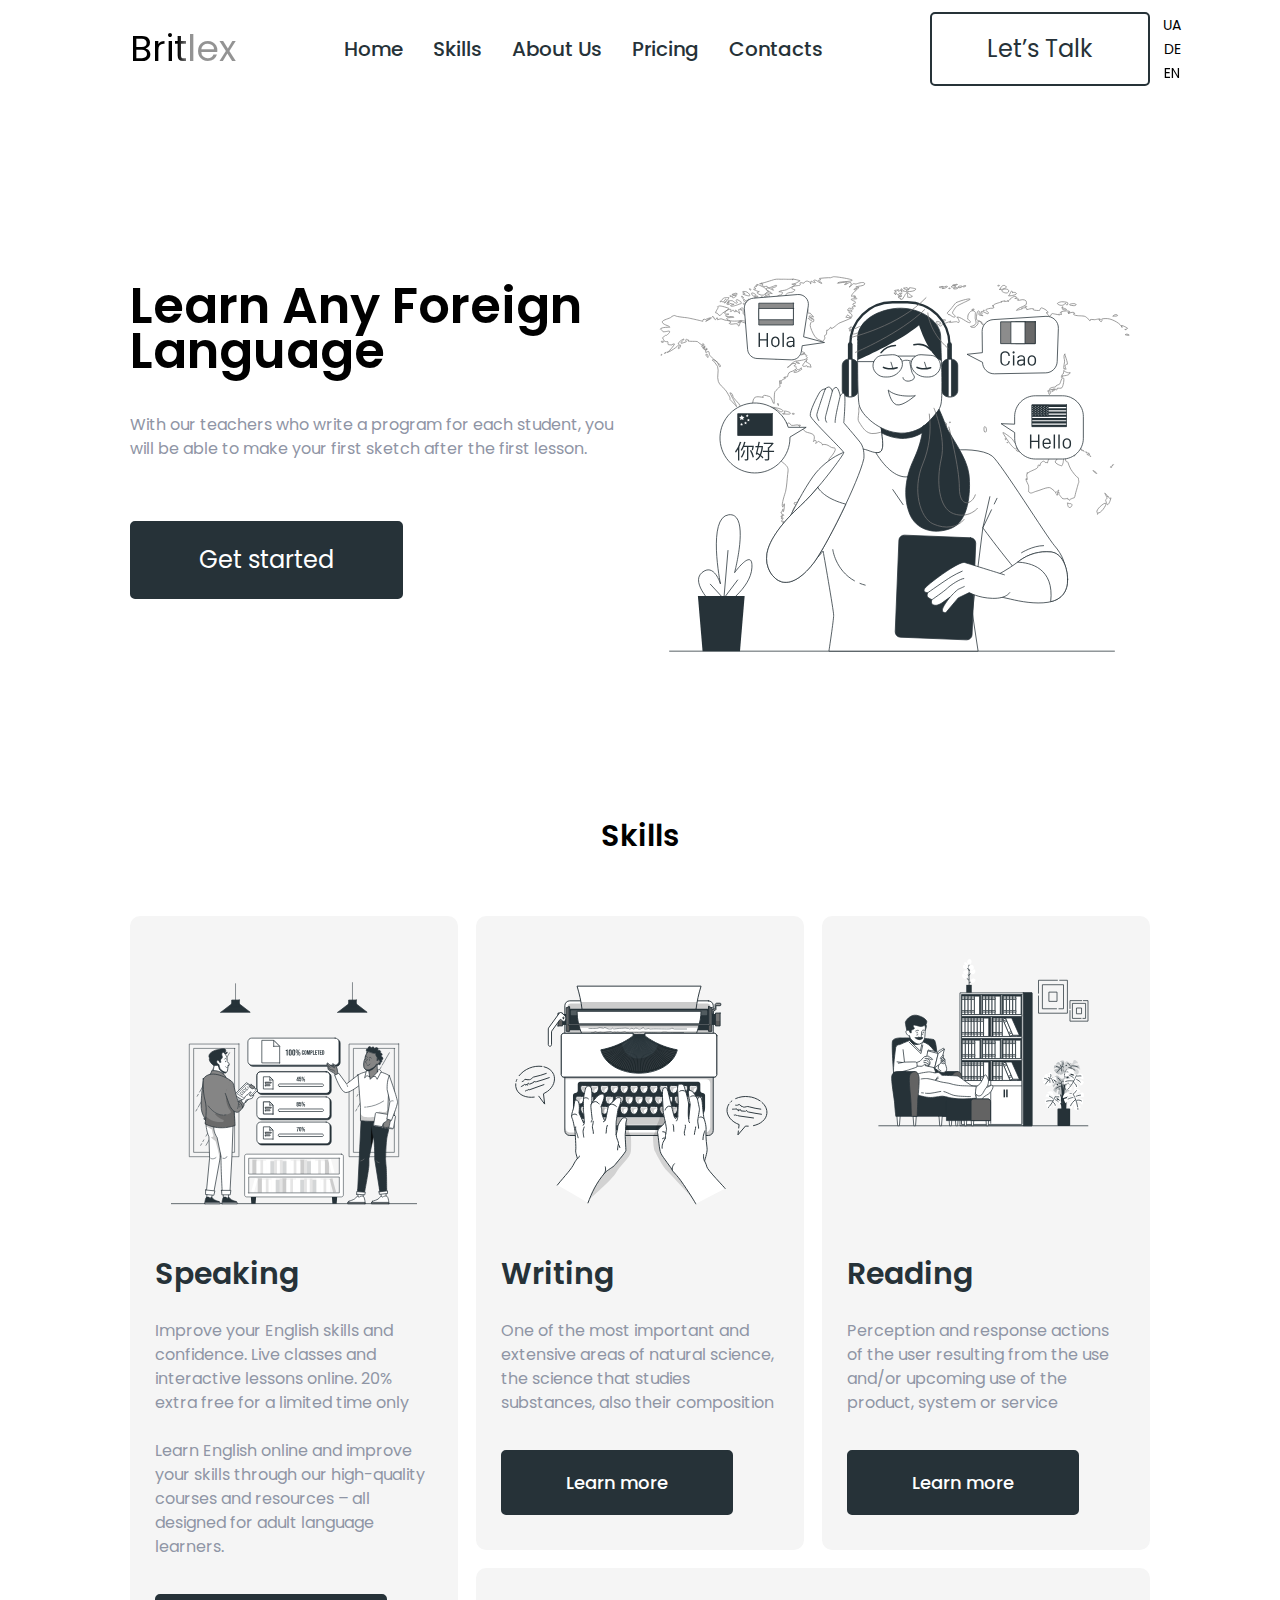
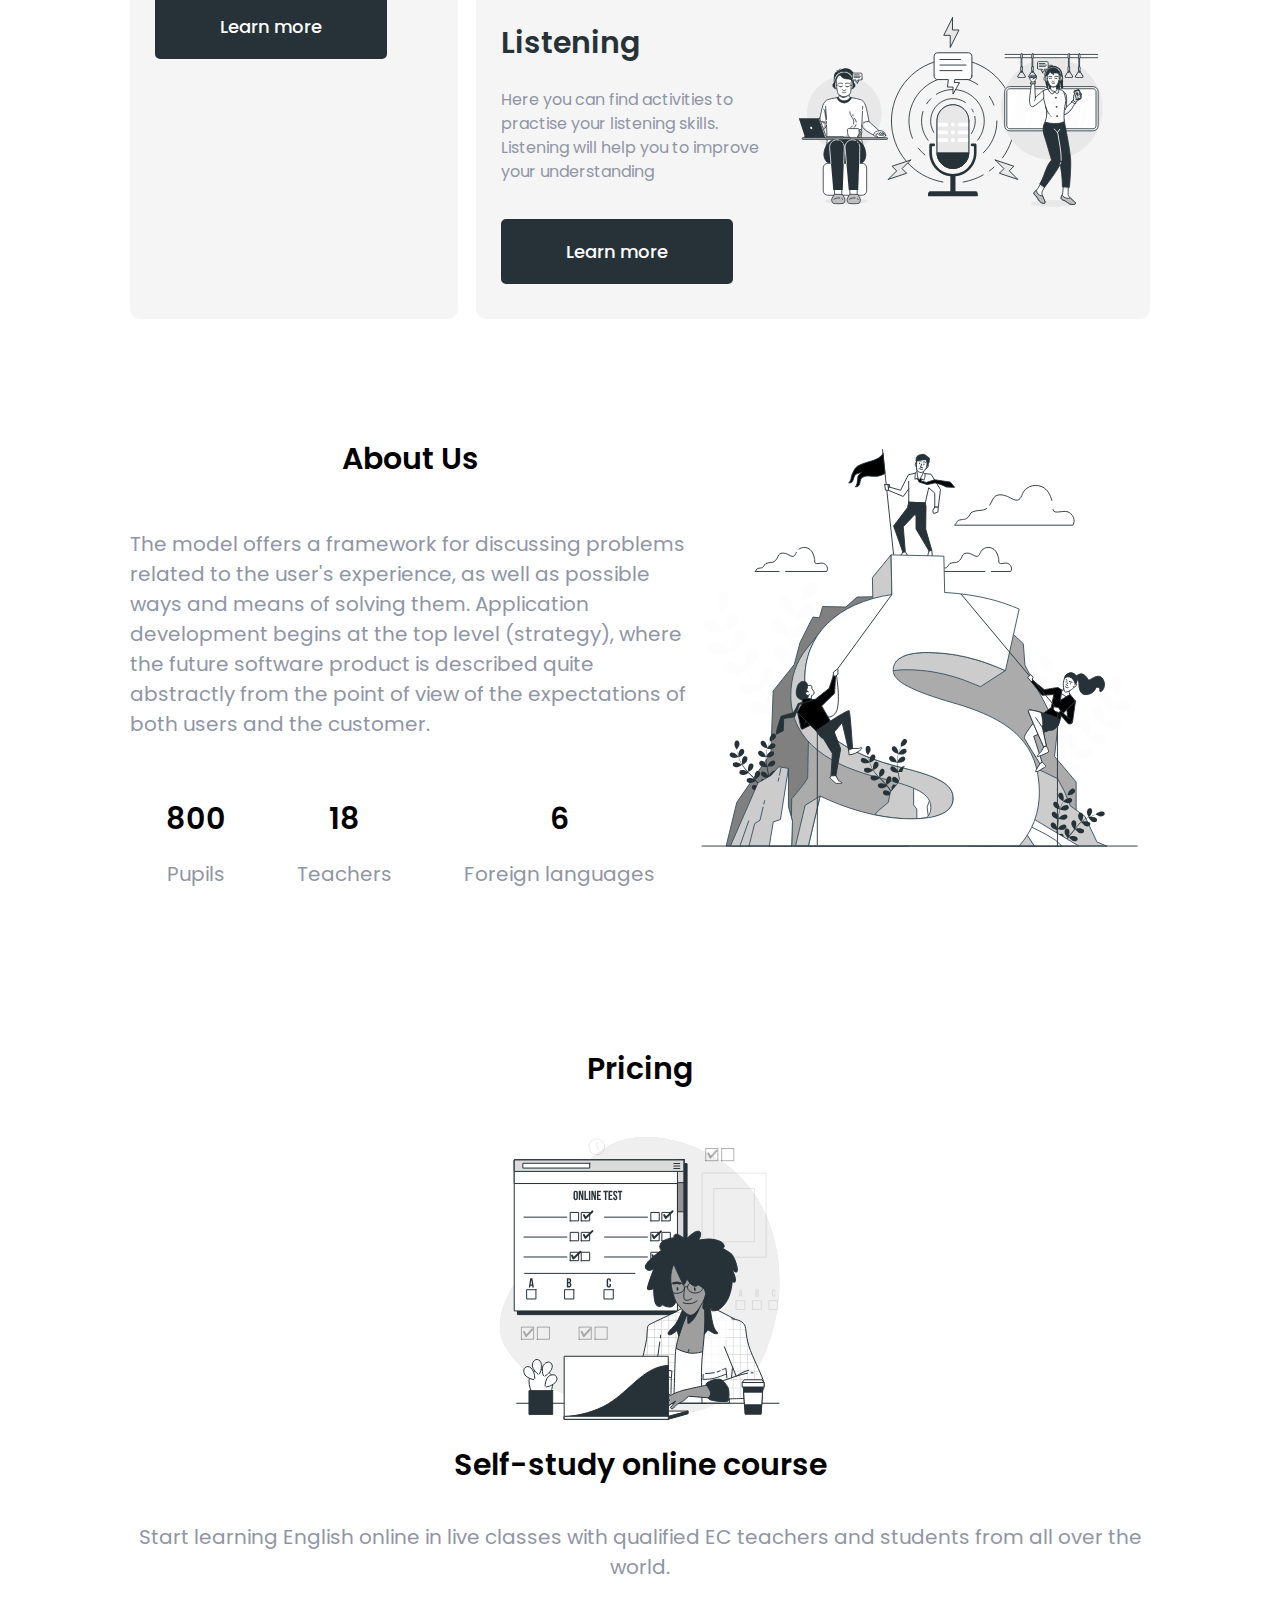
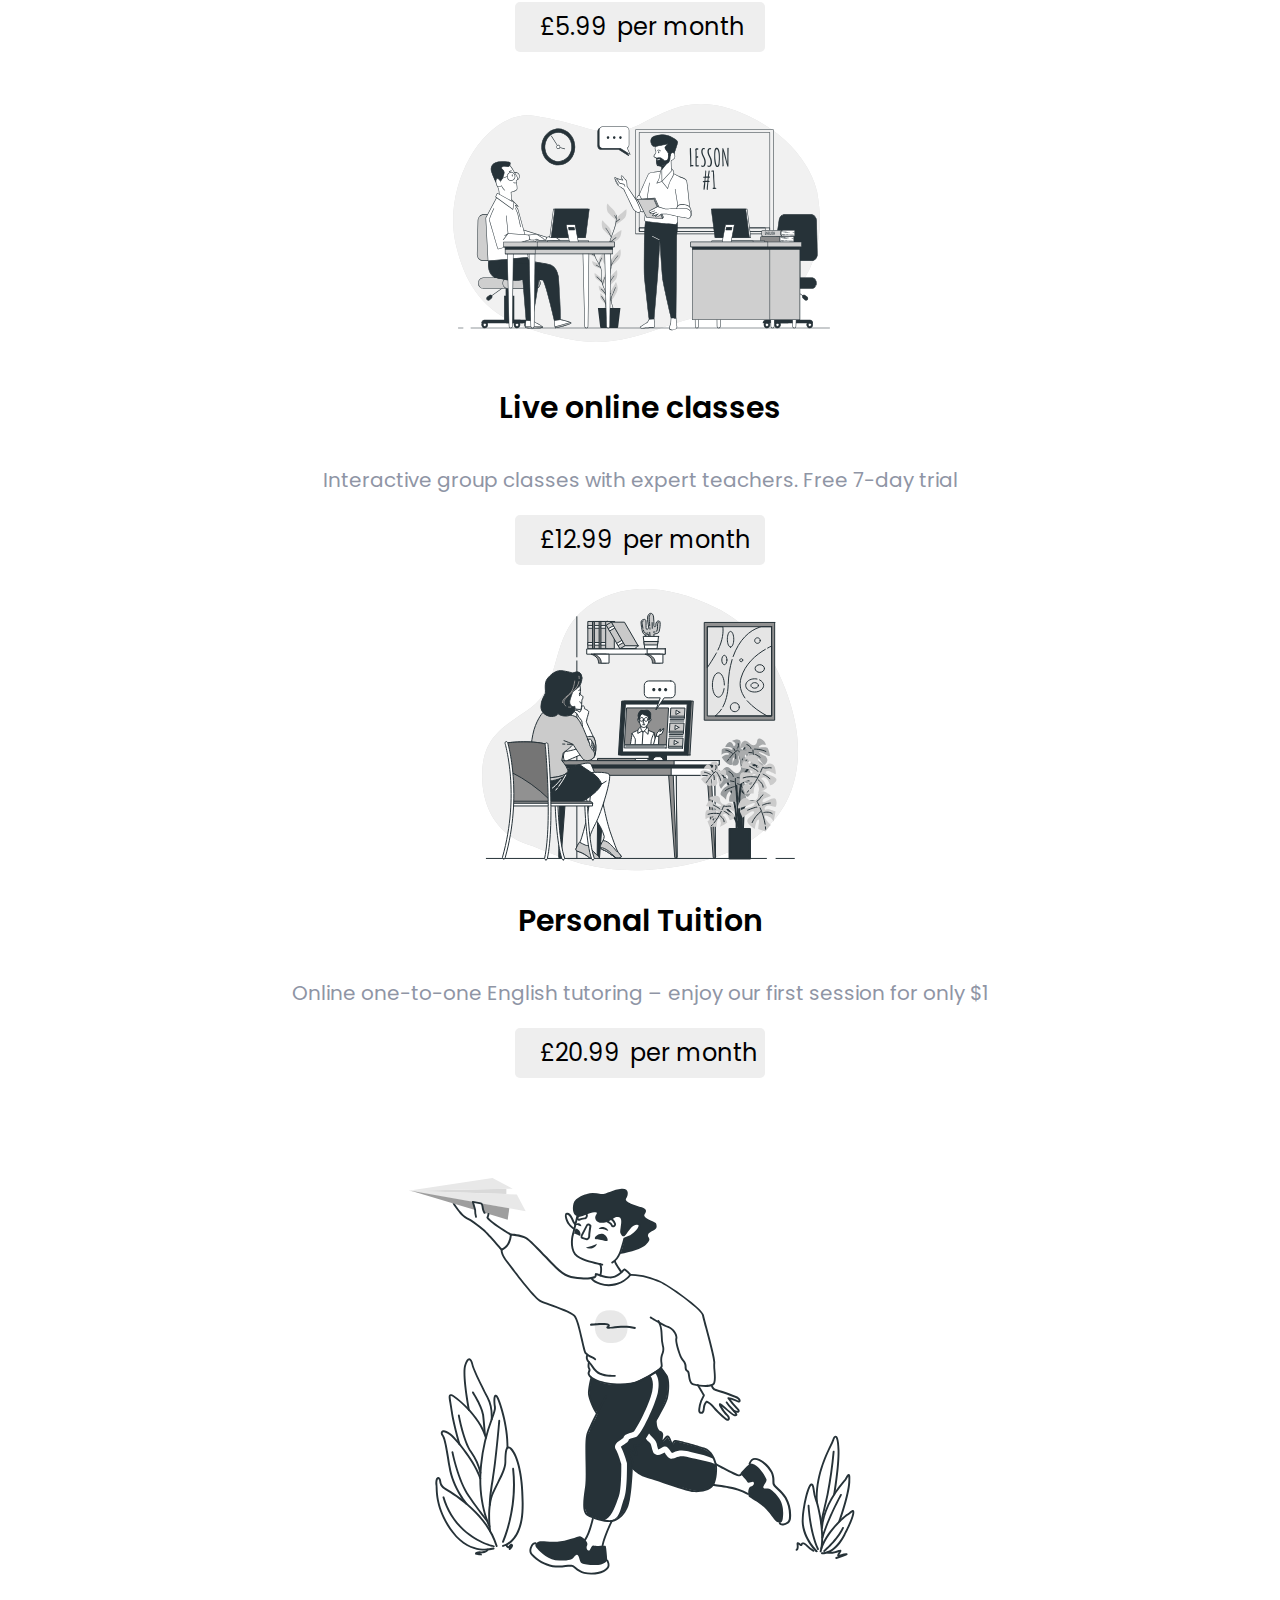
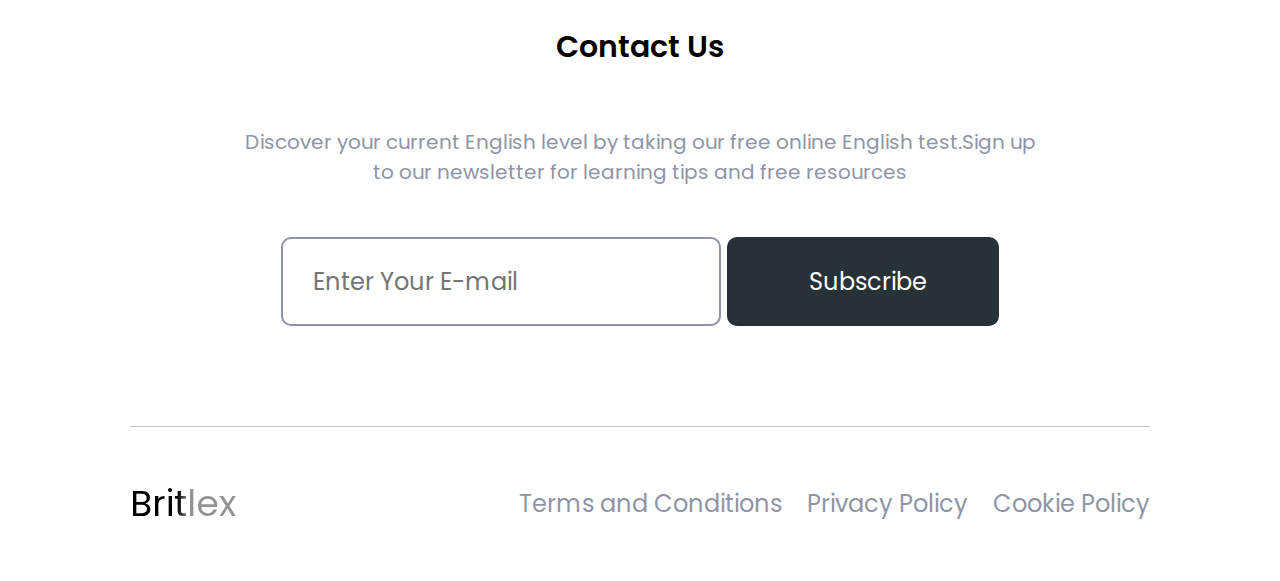
<file: index.html>
<!DOCTYPE html>
<html lang="en">

<head>
    <meta charset="UTF-8">
    <meta http-equiv="X-UA-Compatible" content="IE=edge">
    <meta name="viewport" content="width=device-width, initial-scale=1.0">
    <link rel="stylesheet" href="styles/reset.css">
    <link rel="stylesheet" href="styles/main.css">
    <link rel="stylesheet" href="./styles/tablet.css">
    <title>Language course_en</title>
</head>

<body>

    <header class="header ">
        <div class="container">
            <div class="header_row">
                <div class="logo"><a href="./index.html">
                        <p>Britlex</p>
                    </a></div>

                <nav class="nav">
                    <ul class="nav_row">
                        <li><a href="#learn">Home</a></li>
                        <li><a href="#skills">Skills</a></li>
                        <li><a href="#about-us">About Us</a></li>
                        <li><a href="#pricing">Pricing</a></li>
                        <li><a href="#contact-us">Contacts</a></li>
                    </ul>
                </nav>
                <div class="talk">
                    <a href="#!">
                        <p class="heading-btn">Let’s Talk</p>
                    </a>
                </div>

                <div class="mobile-nav-btn">
                    <img src="./img/icons/mobile-nav-btn.svg" alt="nav-btn">
                    <ul class="nav-mobile">
                        <li><a href="#learn">Home</a></li>
                        <li><a href="#skills">Skills</a></li>
                        <li><a href="#about-us">About Us</a></li>
                        <li><a href="#pricing">Pricing</a></li>
                        <li><a href="#contact-us">Contacts</a></li>
                    </ul>
                </div>
                <ul class="language">
                    <li class="UA"><a href="index_ua.html">UA</a></li>
                    <li class="DE"><a href="#!">DE</a></li>
                    <li class="EN"><a href="index.html">EN</a></li>
                </ul>
            </div>
        </div>
    </header>

    <main class="main">
        <div class="container">
            <section class="learn " id="learn">
                <div class="learn-row">
                    <div class="learn-img-for_column">
                        <img src="./img/Main-Learning-languages.svg" alt="img">
                    </div>

                    <div class="learn-text">
                        <h1>Learn
                            Any Foreign
                            Language</h1>
                        <p>With our teachers who write a program for
                            each student, you will be able to make your
                            first sketch after the first lesson.</p>
                        <a href="#!" class="big-btn">
                            <div>
                                Get started
                            </div>
                        </a>
                    </div>

                    <div class="learn-img-for_row">
                        <img src="./img/Main-Learning-languages.svg" alt="img">
                    </div>
                </div>
            </section>

            <section class="skills" id="skills">
                <h2>Skills</h2>
                <div class="skills_grid">

                    <div class="skill speaking">
                        <img src="./img/skills/Speaking.svg" alt="Speaking">
                        <h3>Speaking</h3>
                        <p>Improve your English skills and confidence.
                            Live classes and interactive lessons online.
                            20% extra free for a limited time only
                            <br> <br>
                            Learn English online and improve your
                            skills through our high-quality courses
                            and resources – all designed for adult language learners.
                        </p>
                        <a href="#!">
                            <div class="btn">
                                Learn more
                            </div>
                        </a>
                    </div>

                    <div class="skill writing">
                        <img src="./img/skills/Writing.svg" alt="Writing">
                        <h3>Writing</h3>
                        <p>One of the most important and extensive
                            areas of natural science, the science that
                            studies substances, also their composition
                        </p>
                        <a href="#!">
                            <div class="btn">
                                Learn more
                            </div>
                        </a>
                    </div>

                    <div class="skill reading">
                        <div class="reading-img">
                            <img src="./img/skills/Reading.svg" alt="Reading">
                        </div>

                        <div class="reading-text">
                            <h3>Reading</h3>
                            <p>Perception and response actions of the user
                                resulting from the use and/or upcoming use
                                of the product, system or service
                            </p>
                            <a href="#!">
                                <div class="btn">
                                    Learn more
                                </div>
                            </a>
                        </div>
                    </div>

                    <div class="skill listening">
                        <div class="listening-img_column">
                            <img src="./img/skills/Listening.svg" alt="Listening">
                        </div>
                        <div class="listening-text">
                            <h3>Listening</h3>
                            <p>Here you can find activities to practise
                                your listening skills. Listening will help you
                                to improve your understanding
                            </p>
                            <a href="#!">
                                <div class="btn">
                                    Learn more
                                </div>
                            </a>
                        </div>
                        <div class="listening-img">
                            <img src="./img/skills/Listening.svg" alt="Listening">
                        </div>
                    </div>

                </div>
            </section>

            <section class="about-us " id="about-us">
                <div class="about-us_row">
                    <div class="about-us-img_column">
                        <img src="./img/about-us/about-us-img.svg" alt="about-us">
                    </div>
                    <div class="about-us_text">
                        <h2 class="about-us-heading">About Us</h2>
                        <p>The model offers a framework for discussing problems related to the user's experience, as
                            well as
                            possible ways and means of solving them. Application development begins at the top level
                            (strategy),
                            where the future software product is described quite abstractly from the point of view of
                            the
                            expectations of both users and the customer.
                        </p>
                        <div class="advantages_row">
                            <div class="pupils">
                                <h2>800</h2>
                                <p>Pupils</p>
                            </div>
                            <div class="teachers">
                                <h2>18</h2>
                                <p>Teachers</p>
                            </div>
                            <div class="languages">
                                <h2>6</h2>
                                <p>Foreign languages</p>
                            </div>
                        </div>
                    </div>
                    <div class="about-us_img">
                        <img src="./img/about-us/about-us-img.svg" alt="about-us">
                    </div>
                </div>
            </section>

            <section class="pricing " id="pricing">
                <h2>Pricing</h2>
                <div class="pricing-categories_column">
                    <div class="pricing-item self">
                        <div class="self-study-img">
                            <img src="./img/Price/1.svg" alt="img">
                        </div>
                        <h3>Self-study online course</h3>
                        <p>Start learning English online in live classes
                            with qualified EC teachers and students
                            from all over the world.</p>
                        <div class="price-per-month">
                            <p class="cost">£5.99</p>
                            <p>per month</p>
                        </div>
                    </div>

                    <div class="pricing-item">
                        <div class="classes-img">
                            <img src="./img/Price/2.svg" alt="img">
                        </div>
                        <h3>Live online classes</h3>
                        <p>Interactive group classes with expert
                            teachers. Free 7-day trial</p>
                        <div class="price-per-month">
                            <p class="cost">£12.99</p>
                            <p>per month</p>
                        </div>
                    </div>

                    <div class="pricing-item">
                        <div class="tution-img">
                            <img src="./img/Price/3.svg" alt="img">
                        </div>
                        <h3>Personal Tuition</h3>
                        <p>Online one-to-one English tutoring – enjoy
                            our first session for only $1</p>
                        <div class="price-per-month">
                            <p class="cost">£20.99</p>
                            <p>per month</p>
                        </div>
                    </div>
                </div>


                <div class="pricing-categories_grid">
                    <div class="self-study-img">
                        <img src="./img/Price/1.svg" alt="img">
                    </div>
                    <div class="classes-img">
                        <img src="./img/Price/2.svg" alt="img">
                    </div>
                    <div class="tution-img">
                        <img src="./img/Price/3.svg" alt="img">
                    </div>

                    <h3>Self-study online course</h3>
                    <h3>Live online classes</h3>
                    <h3>Personal Tuition</h3>

                    <p>Start learning English online in live classes
                        with qualified EC teachers and students
                        from all over the world.</p>
                    <p>Interactive group classes with expert
                        teachers. Free 7-day trial</p>
                    <p>Online one-to-one English tutoring – enjoy
                        our first session for only $1</p>

                    <div class="price-per-month">
                        <p class="cost">£5.99</p>
                        <p>per month</p>
                    </div>
                    <div class="price-per-month">
                        <p class="cost">£12.99</p>
                        <p>per month</p>
                    </div>
                    <div class="price-per-month">
                        <p class="cost">£20.99</p>
                        <p>per month</p>
                    </div>
                </div>
            </section>

            <section class="contact-us" id="contact-us">
                <div class="contact-us_row">
                    <div class="contact-img">
                        <img src="./img/contact-us/1.svg" alt="img">
                    </div>
                    <div class="contact-us_text">
                        <h2>Contact Us</h2>
                        <p>Discover your current English level by taking our free online English test.Sign up to our
                            newsletter for learning tips and free resources</p>
                        <label class="label">
                            <input type="text" placeholder="Enter Your E-mail">
                            <button>Subscribe</button>
                        </label>
                    </div>
                </div>
            </section>
        </div>
    </main>

    <footer class="footer">
        <div class="container">
            <div class="footer_row">
                <div class="logo"><a href="./index.html">
                        <p>Britlex</p>
                    </a></div>

                <div class="policy_row">
                    <a href="#!">Terms and Conditions</a>
                    <a href="#!">Privacy Policy</a>
                    <a href="#!">Cookie Policy</a>
                </div>
            </div>
        </div>
    </footer>

</body>

</html>
</file>
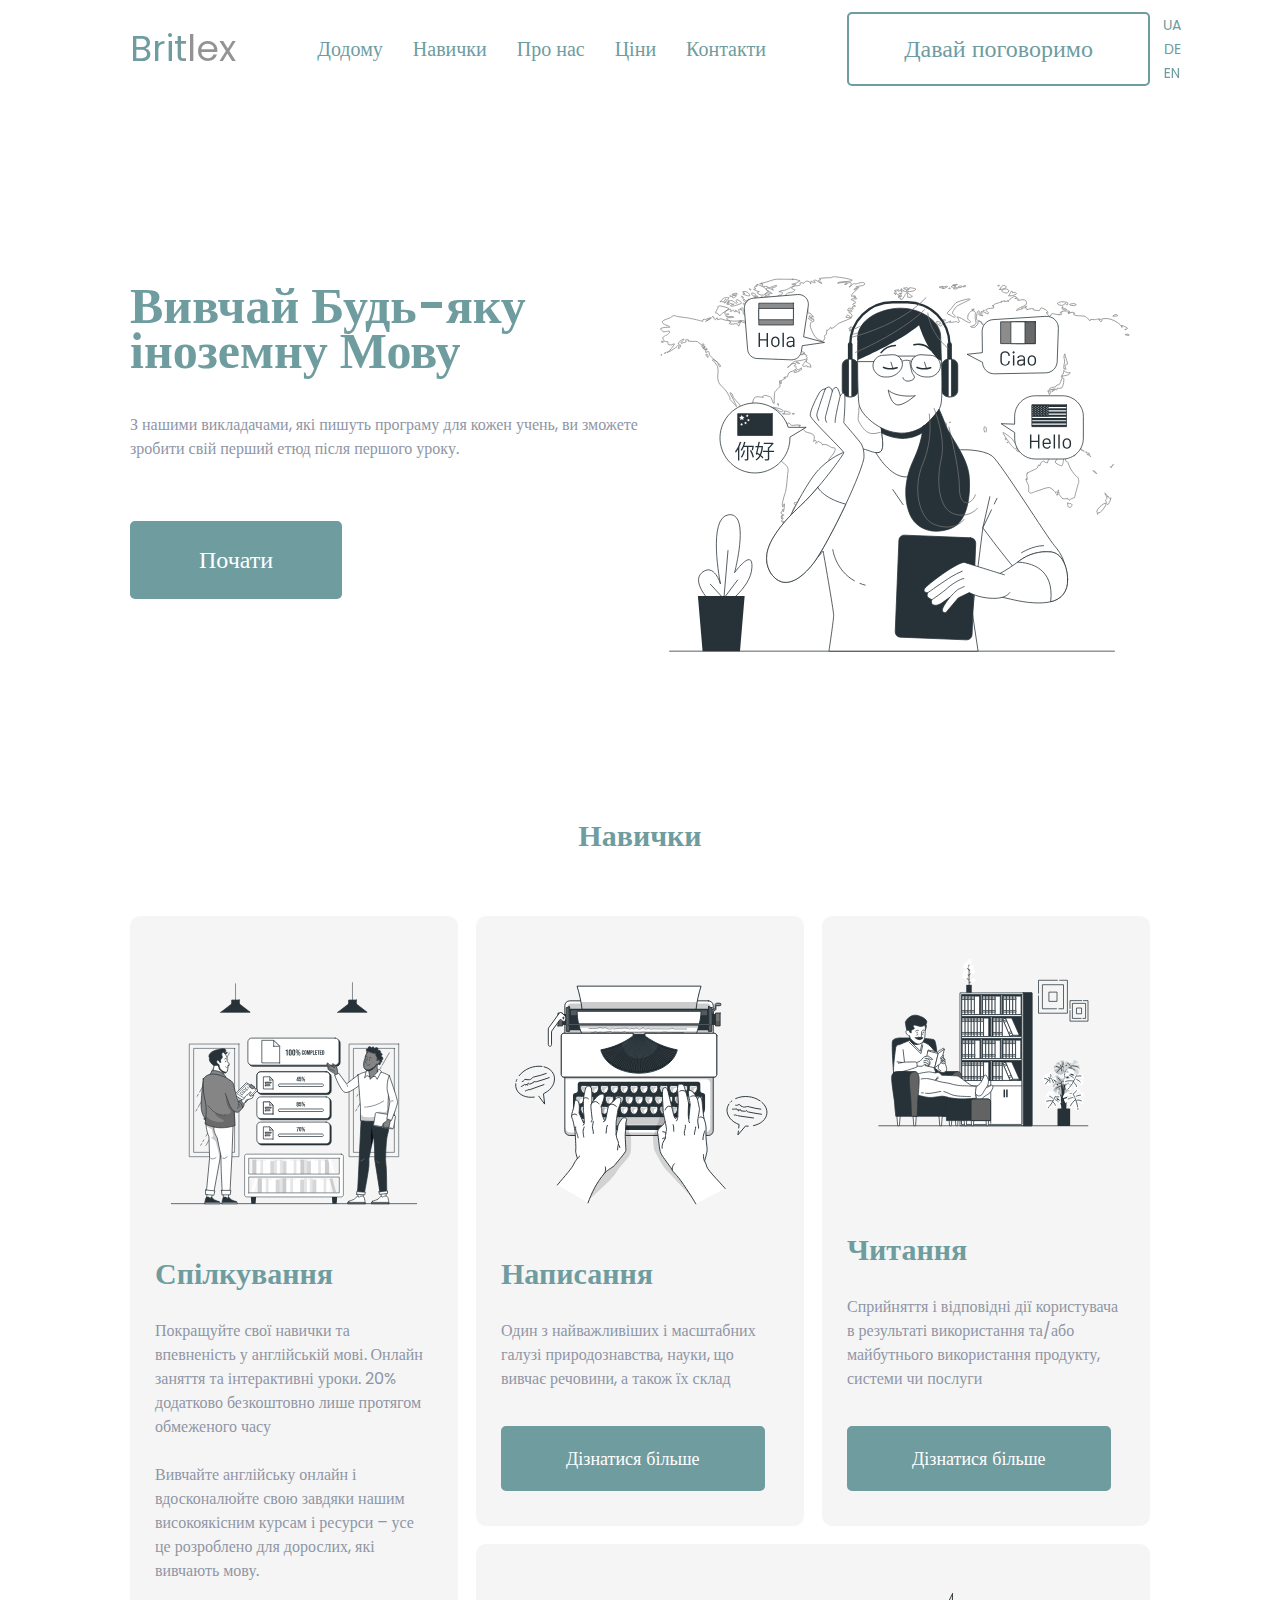
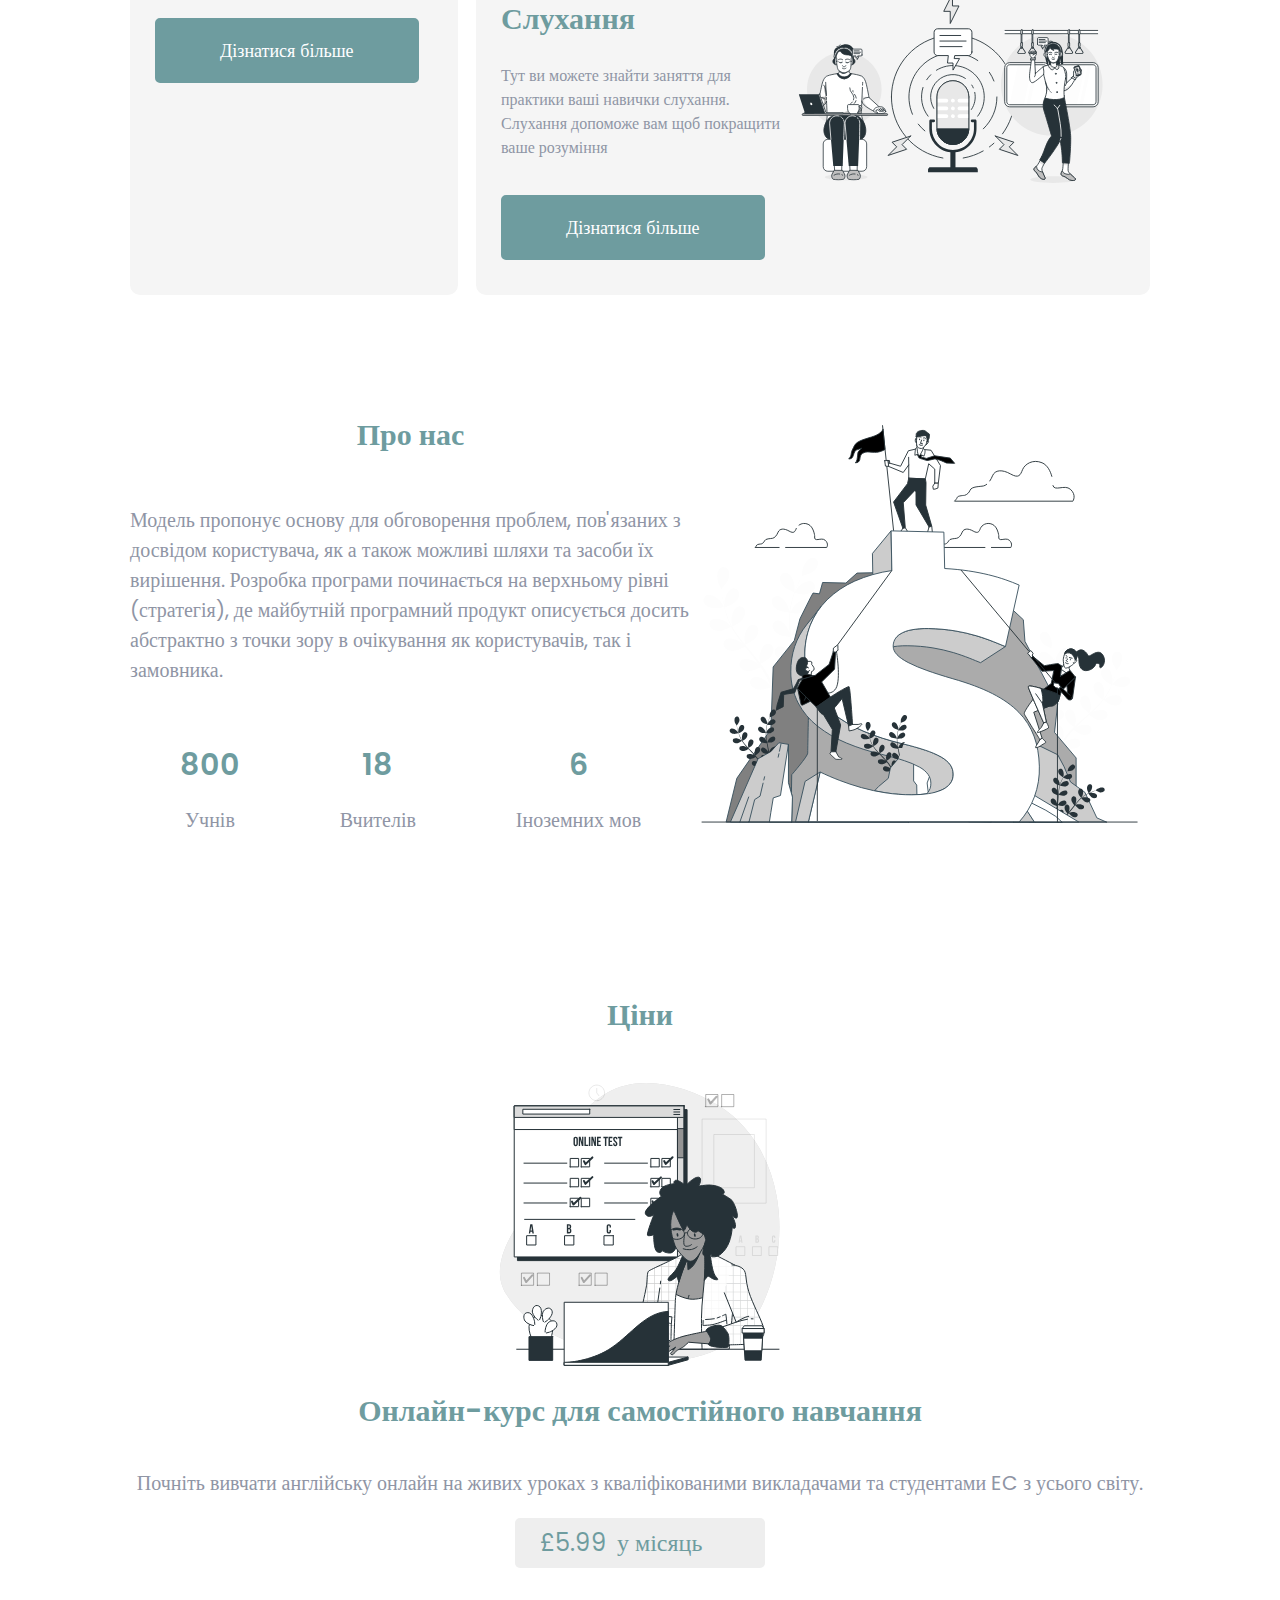
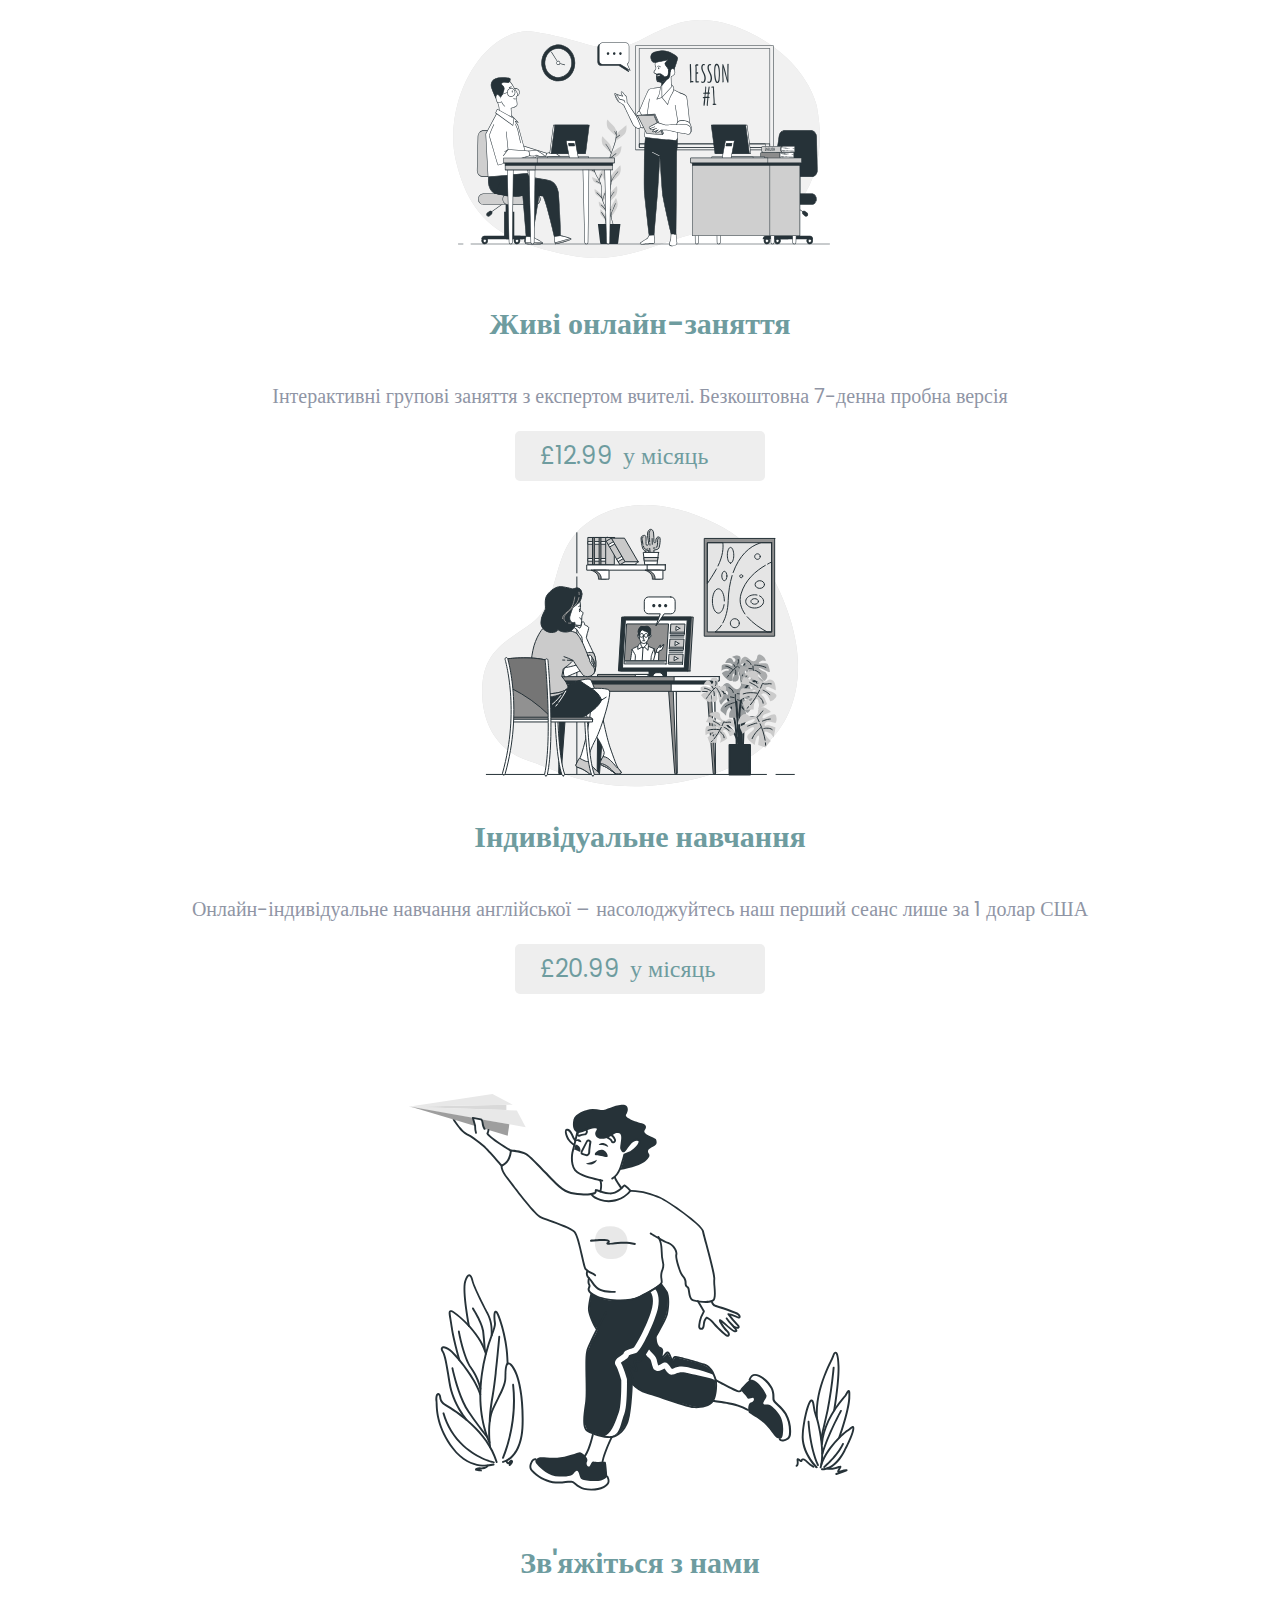
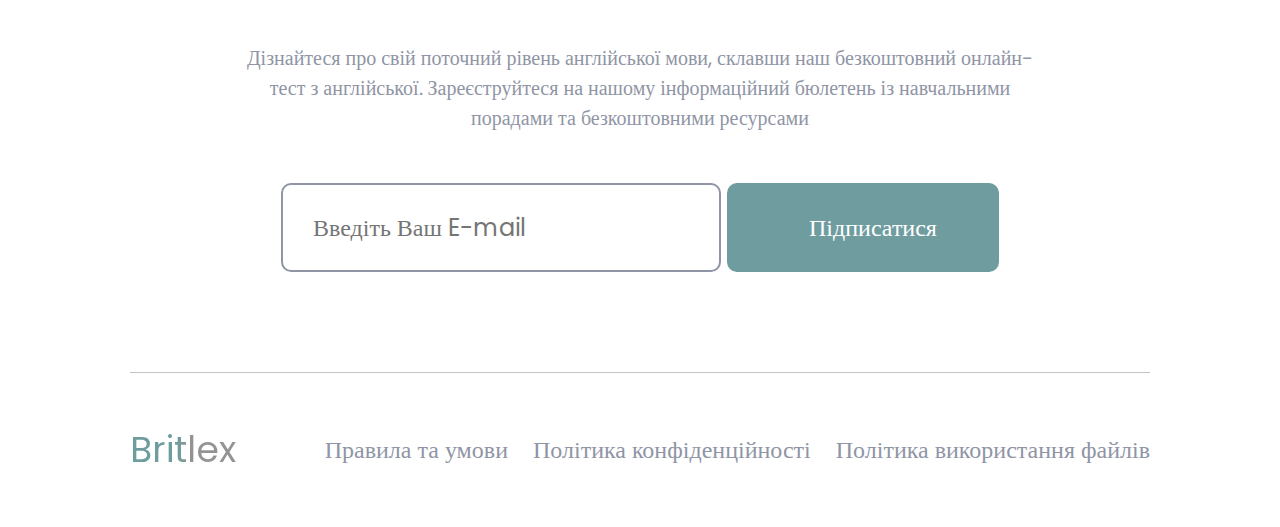
<file: index_ua.html>
<!DOCTYPE html>
<html lang="en">

<head>
    <meta charset="UTF-8">
    <meta http-equiv="X-UA-Compatible" content="IE=edge">
    <meta name="viewport" content="width=device-width, initial-scale=1.0">
    <link rel="stylesheet" href="styles/reset.css">
    <link rel="stylesheet" href="styles/main_green.css">
    <link rel="stylesheet" href="./styles/tablet.css">
    <title>Language course_ua</title>
</head>

<body>

    <header class="header ">
        <div class="container">
            <div class="header_row">
                <div class="logo"><a href="./index_ua.html">
                        <p>Britlex</p>
                    </a></div>

                <nav class="nav">
                    <ul class="nav_row">
                        <li><a href="#learn">Додому</a></li>
                        <li><a href="#skills">Навички</a></li>
                        <li><a href="#about-us">Про нас</a></li>
                        <li><a href="#pricing">Ціни</a></li>
                        <li><a href="#contact-us">Контакти</a></li>
                    </ul>
                </nav>
                <div class="talk">
                    <a href="#!">
                        <p class="heading-btn">Давай поговоримо</p>
                    </a>
                </div>

                <div class="mobile-nav-btn">
                    <img src="./img/icons/mobile-nav-btn.svg" alt="nav-btn">
                    <ul class="nav-mobile">
                        <li><a href="#learn">Додому</a></li>
                        <li><a href="#skills">Навички</a></li>
                        <li><a href="#about-us">Про нас</a></li>
                        <li><a href="#pricing">Ціни</a></li>
                        <li><a href="#contact-us">Контакти</a></li>
                    </ul>
                </div>

                <ul class="language">
                    <li class="UA"><a href="index_ua.html">UA</a></li>
                    <li class="DE"><a href="#!">DE</a></li>
                    <li class="EN"><a href="index.html">EN</a></li>
                </ul>
            </div>
        </div>
    </header>

    <main class="main">
        <div class="container">
            <section class="learn " id="learn">
                <div class="learn-row">
                    <div class="learn-img-for_column">
                        <img src="./img/Main-Learning-languages.svg" alt="img">
                    </div>

                    <div class="learn-text">
                        <h1>Вивчай
                            Будь-яку іноземну
                            Мову</h1>
                        <p>З нашими викладачами, які пишуть програму для
                            кожен учень, ви зможете зробити свій
                            перший етюд після першого уроку.</p>
                        <a href="#!" class="big-btn">
                            <div>
                                Почати
                            </div>
                        </a>
                    </div>

                    <div class="learn-img-for_row">
                        <img src="./img/Main-Learning-languages.svg" alt="img">
                    </div>
                </div>
            </section>

            <section class="skills" id="skills">
                <h2>Навички</h2>
                <div class="skills_grid">

                    <div class="skill speaking">
                        <img src="./img/skills/Speaking.svg" alt="Speaking">
                        <h3>Спілкування</h3>
                        <p>Покращуйте свої навички та впевненість у англійській мові.
                            Онлайн заняття та інтерактивні уроки.
                            20% додатково безкоштовно лише протягом обмеженого часу
                            <br> <br>
                            Вивчайте англійську онлайн і вдосконалюйте свою
                            завдяки нашим високоякісним курсам
                            і ресурси – усе це розроблено для дорослих, які вивчають мову.
                        </p>
                        <a href="#!">
                            <div class="btn">
                                Дізнатися більше
                            </div>
                        </a>
                    </div>

                    <div class="skill writing">
                        <img src="./img/skills/Writing.svg" alt="Writing">
                        <h3>Написання</h3>
                        <p>Один з найважливіших і масштабних
                            галузі природознавства, науки, що
                            вивчає речовини, а також їх склад
                        </p>
                        <a href="#!">
                            <div class="btn">
                                Дізнатися більше
                            </div>
                        </a>
                    </div>

                    <div class="skill reading">
                        <div class="reading-img">
                            <img src="./img/skills/Reading.svg" alt="Reading">
                        </div>

                        <div class="reading-text">
                            <h3>Читання</h3>
                            <p>Сприйняття і відповідні дії користувача
                                в результаті використання та/або майбутнього використання
                                продукту, системи чи послуги
                            </p>
                            <a href="#!">
                                <div class="btn">
                                    Дізнатися більше
                                </div>
                            </a>
                        </div>
                    </div>

                    <div class="skill listening">
                        <div class="listening-img_column">
                            <img src="./img/skills/Listening.svg" alt="Listening">
                        </div>
                        <div class="listening-text">
                            <h3>Слухання</h3>
                            <p>Тут ви можете знайти заняття для практики
                                ваші навички слухання. Слухання допоможе вам
                                щоб покращити ваше розуміння
                            </p>
                            <a href="#!">
                                <div class="btn">
                                    Дізнатися більше
                                </div>
                            </a>
                        </div>
                        <div class="listening-img">
                            <img src="./img/skills/Listening.svg" alt="Listening">
                        </div>
                    </div>

                </div>
            </section>

            <section class="about-us " id="about-us">
                <div class="about-us_row">
                    <div class="about-us-img_column">
                        <img src="./img/about-us/about-us-img.svg" alt="about-us">
                    </div>
                    <div class="about-us_text">
                        <h2 class="about-us-heading">Про нас</h2>
                        <p>Модель пропонує основу для обговорення проблем, пов'язаних з досвідом користувача, як
                            а також
                            можливі шляхи та засоби їх вирішення. Розробка програми починається на верхньому рівні
                            (стратегія),
                            де майбутній програмний продукт описується досить абстрактно з точки зору
                            в
                            очікування як користувачів, так і замовника.
                        </p>
                        <div class="advantages_row">
                            <div class="pupils">
                                <h2>800</h2>
                                <p>Учнів</p>
                            </div>
                            <div class="teachers">
                                <h2>18</h2>
                                <p>Вчителів</p>
                            </div>
                            <div class="languages">
                                <h2>6</h2>
                                <p>Іноземних мов</p>
                            </div>
                        </div>
                    </div>
                    <div class="about-us_img">
                        <img src="./img/about-us/about-us-img.svg" alt="about-us">
                    </div>
                </div>
            </section>

            <section class="pricing " id="pricing">
                <h2>Ціни</h2>
                <div class="pricing-categories_column">
                    <div class="pricing-item self">
                        <div class="self-study-img">
                            <img src="./img/Price/1.svg" alt="img">
                        </div>
                        <h3>Онлайн-курс для самостійного навчання</h3>
                        <p>Почніть вивчати англійську онлайн на живих уроках
                            з кваліфікованими викладачами та студентами EC
                            з усього світу.</p>
                        <div class="price-per-month">
                            <p class="cost">£5.99</p>
                            <p>у місяць</p>
                        </div>
                    </div>

                    <div class="pricing-item">
                        <div class="classes-img">
                            <img src="./img/Price/2.svg" alt="img">
                        </div>
                        <h3>Живі онлайн-заняття</h3>
                        <p>Інтерактивні групові заняття з експертом
                            вчителі. Безкоштовна 7-денна пробна версія</p>
                        <div class="price-per-month">
                            <p class="cost">£12.99</p>
                            <p>у місяць</p>
                        </div>
                    </div>

                    <div class="pricing-item">
                        <div class="tution-img">
                            <img src="./img/Price/3.svg" alt="img">
                        </div>
                        <h3>Індивідуальне навчання </h3>
                        <p>Онлайн-індивідуальне навчання англійської – насолоджуйтесь
                            наш перший сеанс лише за 1 долар США</p>
                        <div class="price-per-month">
                            <p class="cost">£20.99</p>
                            <p>у місяць</p>
                        </div>
                    </div>
                </div>


                <div class="pricing-categories_grid">
                    <div class="self-study-img">
                        <img src="./img/Price/1.svg" alt="img">
                    </div>
                    <div class="classes-img">
                        <img src="./img/Price/2.svg" alt="img">
                    </div>
                    <div class="tution-img">
                        <img src="./img/Price/3.svg" alt="img">
                    </div>

                    <h3>Онлайн-курс для самостійного навчання</h3>
                    <h3>Живі онлайн-заняття</h3>
                    <h3>Індивідуальне навчання</h3>

                    <p>Почніть вивчати англійську онлайн на живих уроках
                        з кваліфікованими викладачами та студентами EC
                        з усього світу.</p>
                    <p>Інтерактивні групові заняття з експертом
                        вчителі. Безкоштовна 7-денна пробна версія</p>
                    <p>Онлайн-індивідуальне навчання англійської – насолоджуйтесь
                        наш перший сеанс лише за 1 долар США</p>

                    <div class="price-per-month">
                        <p class="cost">£5.99</p>
                        <p>у місяць</p>
                    </div>
                    <div class="price-per-month">
                        <p class="cost">£12.99</p>
                        <p>у місяць</p>
                    </div>
                    <div class="price-per-month">
                        <p class="cost">£20.99</p>
                        <p>у місяць</p>
                    </div>
                </div>
            </section>

            <section class="contact-us" id="contact-us">
                <div class="contact-us_row">
                    <div class="contact-img">
                        <img src="./img/contact-us/1.svg" alt="img">
                    </div>
                    <div class="contact-us_text">
                        <h2>Зв'яжіться з нами</h2>
                        <p>Дізнайтеся про свій поточний рівень англійської мови, склавши наш безкоштовний онлайн-тест з
                            англійської. Зареєструйтеся на нашому
                            інформаційний бюлетень із навчальними порадами та безкоштовними ресурсами</p>
                        <label class="label">
                            <input type="text" placeholder="Введіть Ваш E-mail">
                            <button>Підписатися</button>
                        </label>
                    </div>
                </div>
            </section>
        </div>
    </main>

    <footer class="footer">
        <div class="container">
            <div class="footer_row">
                <div class="logo"><a href="./index.html">
                        <p>Britlex</p>
                    </a></div>

                <div class="policy_row">
                    <a href="#!">Правила та умови</a>
                    <a href="#!">Політика конфіденційності</a>
                    <a href="#!">Політика використання файлів <cookie></cookie></a>
                </div>
            </div>
        </div>
    </footer>

</body>

</html>
</file>
<file: styles/main.css>
@import url('https://fonts.googleapis.com/css2?family=Poppins:wght@400;500;600&display=swap');

html {
    scroll-behavior: smooth;
}

/* ! */
.nothing {
    overflow: hidden;
}

.none {
    display: none;
}

body {
    max-width: 1600px;
    margin: 0 auto;

    font-family: 'Poppins';
    font-style: normal;
    font-weight: 400;
    font-size: 24px;
    line-height: 36px;
}

.img {
    object-fit: contain;
    width: 100%;
    height: auto;
}

.container {
    padding: 0 130px;
}

/* Header  */
/* Header  */
/* Header  */
.header {
    position: sticky;
    top: 0;
    background-color: #fff;
    z-index: 3;
}

.header_row {
    /* padding: 12px 0; */
    padding-top: 12px;
    display: flex;
    justify-content: space-between;
    color: #263238;
    align-items: center;
    position: relative;
}

.logo {
    font-weight: 400;
    font-size: 36px;
    line-height: 54px;
    background: linear-gradient(90deg, rgb(0, 0, 0) 45%, #939393 55%);
    -webkit-background-clip: text;
    -webkit-text-fill-color: transparent;
    transition: all 0.2s ease;
}

.nav_row {
    display: flex;
    gap: 30px;
    font-weight: 500;
    font-size: 20px;
    line-height: 30px;
    color: #263238;
}

.nav_row a {
    transition: all 0.2s ease;
}

.nav_row a:hover {
    text-decoration: underline;
}

.heading-btn {
    padding: 17px 55px;
    border: 2px solid #263238;
    border-radius: 5px;
    transition: all 0.2s ease;
}

.heading-btn:hover {
    color: #fff;
    background-color: #263238;
}

.mobile-nav-btn,
.nav-mobile {
    display: none;
}

.language {
    position: absolute;
    left: 100%;
    margin-left: 10px;
    display: flex;
    justify-content: space-between;
    flex-direction: column;
    color: #000;
}

.language li:hover {
    color: #fff;
    background-color: #000;
}

.language li {
    position: relative;
    transition: all 0.2s ease;
    font-size: 14px;
    border-radius: 3px;
    width: 24px;
    height: 24px;
}

.language a {
    position: absolute;
    top: 50%;
    left: 50%;
    transform: translate(-50%, -50%);
}

/* Main  */

/* Learn  */
/* Learn  */
/* Learn  */

.learn-row {
    padding-top: 100px;
    display: flex;
    justify-content: space-between;
    align-items: center;
}

.learn-text {
    max-width: 50%;
}

h1 {
    font-weight: 600;
    font-size: 64px;
    line-height: 80px;
    color: #000000;
    /* max-width: 386px; */
    padding-bottom: 40px;
}

.learn-text p {
    font-weight: 400;
    font-size: 16px;
    line-height: 24px;
    color: #8F95A5;
    padding-bottom: 60px;
}

.big-btn {
    font-weight: 400;
    font-size: 36px;
    line-height: 54px;

    display: inline-block;
    padding: 30px 120px;
    border: 2px solid #263238;
    border-radius: 5px;
    background-color: #263238;
    transition: all 0.2s ease;
}

.learn-text a {
    color: #fff;
}

.big-btn:hover {
    background-color: #fff;
    color: #263238;
}

.learn-img-for_column {
    display: none;
}

.learn-img-for_row {
    width: 50%;
}

/* Skills  */
/* Skills  */
/* Skills  */

.skills {
    padding-top: 100px;
}

.skills_grid {
    gap: 18px;
    display: grid;
    grid-template-areas:
        "s w r"
        "s l l";
}

.speaking {
    grid-area: s;
}

.writing {
    grid-area: w;
}

.reading {
    grid-area: r;
}

.listening {
    grid-area: l;
}

.listening-img_column {
    display: none;
}

h2 {
    font-weight: 600;
    font-size: 48px;
    line-height: 80px;
    color: #000000;
}

.skills h2 {
    text-align: center;
    padding-bottom: 40px;
}

.skill {
    background-color: #F5F5F5;
    border-radius: 10px;
    padding: 35px 25px;
}

.skill img {
    padding-bottom: 5px;
}

h3 {
    font-family: 'Poppins';
    font-style: normal;
    font-weight: 600;
    font-size: 30px;
    line-height: 80px;
}

.skill h3 {
    color: #263238;
    padding-bottom: 5px;
}

.skill p {
    font-family: 'Poppins';
    font-style: normal;
    font-weight: 400;
    font-size: 16px;
    line-height: 24px;
    color: #8F95A5;
    padding-bottom: 35px;
}

.btn {
    display: inline-block;
    font-weight: 500;
    font-size: 18px;
    line-height: 27px;
    padding: 17px 63px;
    background-color: #263238;
    color: #fff;
    border: 2px solid #263238;
    border-radius: 5px;
    transition: all 0.2s ease;
}

.btn:hover {
    color: #263238;
    background-color: #fff;
}

.reading {
    display: flex;
    justify-content: space-between;
    flex-direction: column;
}

.listening {
    display: flex;
    justify-content: space-between;
}

.listening p {
    max-width: 310px;
}


/* About-us  */
/* About-us  */
/* About-us  */

.about-us_row {
    padding-top: 100px;
    display: flex;
    justify-content: space-between;
}

.about-us_text {
    max-width: 55%;
}

.about-us-heading {
    padding-bottom: 30px;
}

.about-us_text p {
    padding-bottom: 40px;
    font-weight: 400;
    font-size: 20px;
    line-height: 30px;
    color: #8F95A5;
}

.advantages_row {
    display: flex;
    justify-content: space-around;
    text-align: center;
}

.about-us-img_column {
    display: none;
}


/* Pricing  */
/* Pricing  */
/* Pricing  */

.pricing {
    padding-top: 100px;
}

.pricing-categories_column {
    display: none;
}

.pricing h3 {
    text-align: center;
    padding-bottom: 40px;
    line-height: 34px;
    white-space: nowrap;
}

.pricing-categories_grid {
    display: grid;
    grid-template-columns: 1fr 1fr 1fr;
    column-gap: 50px;
}

.pricing-categories_grid>p,
.pricing-item>p {
    font-weight: 400;
    font-size: 20px;
    line-height: 30px;
    color: #8F95A5;
    margin: 0;
}

.price-per-month {
    margin-top: 20px;
    display: flex;
    gap: 10px;
    background-color: #eee;
    align-items: center;
    padding: 7px 25px;
    border-radius: 5px;
    max-width: 250px;
    white-space: nowrap;
    /* text-align: center; */
}

.price-per-month p {
    padding: 0;
    margin: 0;
}

.pricing-category .cost {
    font-weight: 400;
    font-size: 30px;
    line-height: 45px;
    color: #263238;
}

.self-study-img {
    padding: 14px 0;
}

.classes-img {
    padding: 28px 0;
}

.tution-img {
    margin-top: -1px;
}


/* Contact Us  */
/* Contact Us  */
/* Contact Us  */

.contact-us_row {
    padding: 100px 0 100px 0;
    display: flex;
    justify-content: space-between;
    align-items: center;
    border-bottom: 1px solid #C4C4C4;
}

.contact-us_text {
    max-width: 800px;
}

.contact-us_text h2 {
    padding-bottom: 40px;
}

.contact-us_text p {
    font-weight: 400;
    font-size: 20px;
    line-height: 30px;
    color: #8F95A5;
    padding-bottom: 50px;
}

.contact-us_text input {
    width: 55%;
    border: 2px solid #8F95A5;
    padding: 25px 30px;
    border-radius: 10px;
}

.contact-us_text button {
    width: 34%;
    color: #fff;
    padding: 25px 80px;
    background-color: #263238;
    border: 2px solid #263238;
    border-radius: 10px;
    transition: all 0.2s ease;
}

.contact-us_text button:hover {
    color: #8F95A5;
    border: 2px solid #8F95A5;
    background-color: #fff;
}


/* Footer  */
/* Footer  */
/* Footer  */

.footer_row {
    display: flex;
    justify-content: space-between;
    padding: 50px 0;
    align-items: center;
}

.policy_row {
    display: flex;
    gap: 25px;
    font-weight: 400;
    font-size: 24px;
    line-height: 36px;
    color: #8F95A5;
}

.footer_row,
.policy_row>a {
    list-style: circle;
    transition: all 0.2s ease;
}

.policy_row a:hover {
    text-decoration: underline;
}
</file>
<file: styles/tablet.css>
@media screen and (max-width: 1367px) {
    h1 {
        font-weight: 600;
        font-size: 50px;
        line-height: 45px;
    }

    h2 {
        text-align: center;
        font-weight: 600;
        font-size: 30px;
        line-height: 80px;
    }

    .big-btn {
        font-weight: 400;
        font-size: 24px;
        line-height: 36px;
        padding: 22px 80px;
        padding: 19px 67px;
    }

    /* Pricing  */

    .pricing-categories_grid {
        display: none;
    }

    .pricing-categories_column {
        display: block;
        text-align: center;
    }

    /* .pricing-item  */
    .price-per-month {
        position: relative;
        text-align: center;
        left: 50%;
        transform: translateX(-50%);
    }

    /* Contact Us  */

    .contact-us_row {
        flex-direction: column;
        text-align: center;
    }
}


@media screen and (max-width: 1150px) {
    /* Header  */

    h2 {
        font-weight: 600;
        font-size: 30px;
        line-height: 80px;
    }

    .nav {
        display: none;
    }

    .talk {
        display: none;
    }

    .mobile-nav-btn {
        display: block;
        position: relative;
        width: 100%;
        transition: all 0.2s ease;
        position: absolute;
    }

    .mobile-nav-btn>img {
        transition: all 0.2s ease;
        position: absolute;
        right: 0;
    }

    .nav-mobile {
        display: none;
        transition: all 0.2s ease;
    }

    .mobile-nav-btn:hover .nav-mobile,
    .mobile-nav-btn:active .nav-mobile {
        transition: all 0.2s ease;
        display: block;
        position: absolute;
        width: 100%;
        top: 17px;
        text-align: center;
        background-color: #fff;
    }

    /* .nav-mobile {
        display: block;
        position: absolute;
        width: 100%;
        text-align: center;
        background-color: #000;
    } */

    .nav-mobile li {
        padding-bottom: 10px;
    }



    /* Main  */
    h2 {
        font-weight: 600;
        font-size: 36px;
        line-height: 80px;
    }

    .learn-img-for_row {
        display: none;
    }

    .learn-img-for_column {
        display: block;
    }

    .learn-row {
        padding-top: 0px;
        display: flex;
        flex-direction: column;
    }

    .learn-row h1,
    .learn-row p {
        padding-bottom: 20px;
    }

    .learn-text {
        text-align: center;
        max-width: 100%;
    }


    /* Skills  */

    .btn {
        padding: 16px 40px;
    }

    .skills_grid {
        gap: 18px;
        display: grid;
        grid-template-areas:
            "s w "
            "r l";
    }

    .writing {
        height: 100%;
        ;
        position: relative;
    }

    .writing .btn {
        position: absolute;
        bottom: 0px;
        margin-bottom: 35px;
    }

    .skill img {
        max-height: 298px;
    }

    .listening {
        flex-direction: column;
    }

    .listening-img_column {
        display: block;
    }

    .listening-img {
        display: none;
    }

    /* About Us  */

    .about-us_row {
        flex-direction: column;
        text-align: center;
    }

    .about-us_text {
        max-width: 100%;
    }

    .about-us-img_column {
        display: block;
    }

    .about-us-img_column img {
        max-height: 450px;
    }

    .about-us_img {
        display: none;
    }

    /* Contact Us  */
    .contact-us .label {
        display: flex;
        flex-direction: column;
        gap: 5px;
    }

    .label button,
    .label input {
        width: 100%;
        text-align: center;
    }

    /* Footer */

    .footer_row {
        flex-direction: column;
        text-align: center;
        gap: 20px;
    }

    .policy_row a {
        /* flex-direction: column;
        text-align: center; */
        font-weight: 400;
        font-size: 16px;
        line-height: 24px;
        text-align: center;
    }
}

@media screen and (max-width: 800px) {

    .big-btn {
        font-weight: 400;
        font-size: 18px;
        line-height: 27px;
        padding: 19px 67px;
    }

    .skill {
        text-align: center;
    }

    .skills_grid {
        gap: 18px;
        display: grid;
        grid-template-areas:
            "s"
            "w"
            "r"
            "l";
    }

    .writing p {
        padding-bottom: 94px;
    }

    .writing a {
        white-space: nowrap;
    }

    .writing .btn {
        transform: translateX(-50%);
    }

    .listening p {
        max-width: 100%;
    }

    .pricing h3 {
        white-space: pre-wrap;
    }


    /* Footer  */
    .policy_row {
        font-weight: 500;
        font-size: 11px;
        line-height: 16px;
        display: flex;
        list-style: circle;
        flex-direction: column;
    }
}
</file>
<file: styles/main_green.css>
@import url('https://fonts.googleapis.com/css2?family=Poppins:wght@400;500;600&display=swap');

html {
    scroll-behavior: smooth;
}

/* ! */
.nothing {
    overflow: hidden;
}

.none {
    display: none;
}

body {
    max-width: 1600px;
    margin: 0 auto;

    font-family: 'Poppins';
    font-style: normal;
    font-weight: 400;
    font-size: 24px;
    line-height: 36px;
}

.img {
    object-fit: contain;
    width: 100%;
    height: auto;
}

.container {
    padding: 0 130px;
}

/* Header  */
/* Header  */
/* Header  */
.header {
    position: sticky;
    top: 0;
    background-color: #fff;
    z-index: 3;
}

.header_row {
    padding-top: 12px;
    display: flex;
    justify-content: space-between;
    color: #6E9C9F;
    align-items: center;
    position: relative;
}

.logo {
    font-weight: 400;
    font-size: 36px;
    line-height: 54px;
    background: linear-gradient(90deg, #6E9C9F 45%, #939393 55%);
    -webkit-background-clip: text;
    -webkit-text-fill-color: transparent;
    transition: all 0.2s ease;
}

.nav_row {
    display: flex;
    gap: 30px;
    font-weight: 500;
    font-size: 20px;
    line-height: 30px;
    color: #6E9C9F;
}

.nav_row a {
    transition: all 0.2s ease;
}

.nav_row a:hover {
    text-decoration: underline;
}

.heading-btn {
    padding: 17px 55px;
    border: 2px solid #6E9C9F;
    border-radius: 5px;
    transition: all 0.2s ease;
}

.heading-btn:hover {
    color: #fff;
    background-color: #6E9C9F;
}

.mobile-nav-btn,
.nav-mobile {
    display: none;
}

.language {
    position: absolute;
    left: 100%;
    margin-left: 10px;
    display: flex;
    justify-content: space-between;
    flex-direction: column;
    color: #6E9C9F;
}

.language li:hover {
    color: #fff;
    background-color: #6E9C9F;
}

.language li {
    position: relative;
    transition: all 0.2s ease;
    font-size: 14px;
    border-radius: 3px;
    width: 24px;
    height: 24px;
}

.language a {
    position: absolute;
    top: 50%;
    left: 50%;
    transform: translate(-50%, -50%);
}


/* Main  */

/* Learn  */
/* Learn  */
/* Learn  */

.learn-row {
    padding-top: 100px;
    display: flex;
    justify-content: space-between;
    align-items: center;
}

.learn-text {
    max-width: 50%;
}

h1 {
    font-weight: 600;
    font-size: 64px;
    line-height: 80px;
    color: #6E9C9F;
    /* max-width: 386px; */
    padding-bottom: 40px;
}

.learn-text p {
    font-weight: 400;
    font-size: 16px;
    line-height: 24px;
    color: #8F95A5;
    padding-bottom: 60px;
}

.big-btn {
    font-weight: 400;
    font-size: 36px;
    line-height: 54px;

    display: inline-block;
    padding: 30px 120px;
    border: 2px solid #6E9C9F;
    border-radius: 5px;
    background-color: #6E9C9F;
    transition: all 0.2s ease;
}

.learn-text a {
    color: #fff;
}

.big-btn:hover {
    background-color: #fff;
    color: #6E9C9F;
}

.learn-img-for_column {
    display: none;
}

.learn-img-for_row {
    width: 50%;
}

/* Skills  */
/* Skills  */
/* Skills  */

.skills {
    padding-top: 100px;
}

.skills_grid {
    gap: 18px;
    display: grid;
    grid-template-areas:
        "s w r"
        "s l l";
}

.speaking {
    grid-area: s;
}

.writing {
    grid-area: w;
}

.reading {
    grid-area: r;
}

.listening {
    grid-area: l;
}

.listening-img_column {
    display: none;
}

h2 {
    font-weight: 600;
    font-size: 48px;
    line-height: 80px;
    color: #6E9C9F;
}

.skills h2 {
    text-align: center;
    padding-bottom: 40px;
}

.skill {
    background-color: #F5F5F5;
    border-radius: 10px;
    padding: 35px 25px;
}

.skill img {
    padding-bottom: 5px;
}

h3 {
    color: #6E9C9F;
    font-family: 'Poppins';
    font-style: normal;
    font-weight: 600;
    font-size: 30px;
    line-height: 80px;
}

.skill h3 {
    color: #6E9C9F;
    padding-bottom: 5px;
}

.skill p {
    font-family: 'Poppins';
    font-style: normal;
    font-weight: 400;
    font-size: 16px;
    line-height: 24px;
    color: #8F95A5;
    padding-bottom: 35px;
}

.btn {
    display: inline-block;
    font-weight: 500;
    font-size: 18px;
    line-height: 27px;
    padding: 17px 63px;
    background-color: #6E9C9F;
    color: #fff;
    border: 2px solid #6E9C9F;
    border-radius: 5px;
    transition: all 0.2s ease;
}

.btn:hover {
    color: #6E9C9F;
    background-color: #fff;
}

.reading {
    display: flex;
    justify-content: space-between;
    flex-direction: column;
}

.listening {
    display: flex;
    justify-content: space-between;
}

.listening p {
    max-width: 310px;
}


/* About-us  */
/* About-us  */
/* About-us  */

.about-us_row {
    padding-top: 100px;
    display: flex;
    justify-content: space-between;
}

.about-us_text {
    max-width: 55%;
}

.about-us-heading {
    padding-bottom: 30px;
}

.about-us_text p {
    padding-bottom: 40px;
    font-weight: 400;
    font-size: 20px;
    line-height: 30px;
    color: #8F95A5;
}

.advantages_row {
    display: flex;
    justify-content: space-around;
    text-align: center;
}

.about-us-img_column {
    display: none;
}


/* Pricing  */
/* Pricing  */
/* Pricing  */

.pricing {
    padding-top: 100px;
}

.pricing-categories_column {
    display: none;
}

.pricing h3 {
    text-align: center;
    padding-bottom: 40px;
    line-height: 34px;
    white-space: nowrap;
}

.pricing-categories_grid {
    display: grid;
    grid-template-columns: 1fr 1fr 1fr;
    column-gap: 50px;
}

.pricing-categories_grid h3 {
    white-space: pre-wrap;
    text-align: start;
}


.pricing-categories_grid>p,
.pricing-item>p {
    font-weight: 400;
    font-size: 20px;
    line-height: 30px;
    color: #8F95A5;
    margin: 0;
}

.price-per-month {
    margin-top: 20px;
    display: flex;
    gap: 10px;
    background-color: #eee;
    align-items: center;
    padding: 7px 25px;
    border-radius: 5px;
    max-width: 250px;
    white-space: nowrap;
    color: #6E9C9F;
    /* text-align: center; */
}

.price-per-month p {
    padding: 0;
    margin: 0;
}

.pricing-category .cost {
    font-weight: 400;
    font-size: 30px;
    line-height: 45px;
    color: #6E9C9F;
}

.self-study-img {
    padding: 14px 0;
}

.classes-img {
    padding: 28px 0;
}

.tution-img {
    margin-top: -1px;
}


/* Contact Us  */
/* Contact Us  */
/* Contact Us  */

.contact-us_row {
    padding: 100px 0 100px 0;
    display: flex;
    justify-content: space-between;
    align-items: center;
    border-bottom: 1px solid #C4C4C4;
}

.contact-us_text {
    max-width: 800px;
}

.contact-us_text h2 {
    padding-bottom: 40px;
}

.contact-us_text p {
    font-weight: 400;
    font-size: 20px;
    line-height: 30px;
    color: #8F95A5;
    padding-bottom: 50px;
}

.contact-us_text input {
    width: 55%;
    border: 2px solid #8F95A5;
    padding: 25px 30px;
    border-radius: 10px;
}

.contact-us_text button {
    width: 34%;
    color: #fff;
    padding: 25px 80px;
    background-color: #6E9C9F;
    border: 2px solid #6E9C9F;
    border-radius: 10px;
    transition: all 0.2s ease;
}

.contact-us_text button:hover {
    color: #8F95A5;
    border: 2px solid #8F95A5;
    background-color: #fff;
}


/* Footer  */
/* Footer  */
/* Footer  */

.footer_row {
    display: flex;
    justify-content: space-between;
    padding: 50px 0;
    align-items: center;
}

.policy_row {
    display: flex;
    gap: 25px;
    font-weight: 400;
    font-size: 24px;
    line-height: 36px;
    color: #8F95A5;
}

.footer_row,
.policy_row>a {
    list-style: circle;
    transition: all 0.2s ease;
}

.policy_row a:hover {
    text-decoration: underline;
}
</file>
